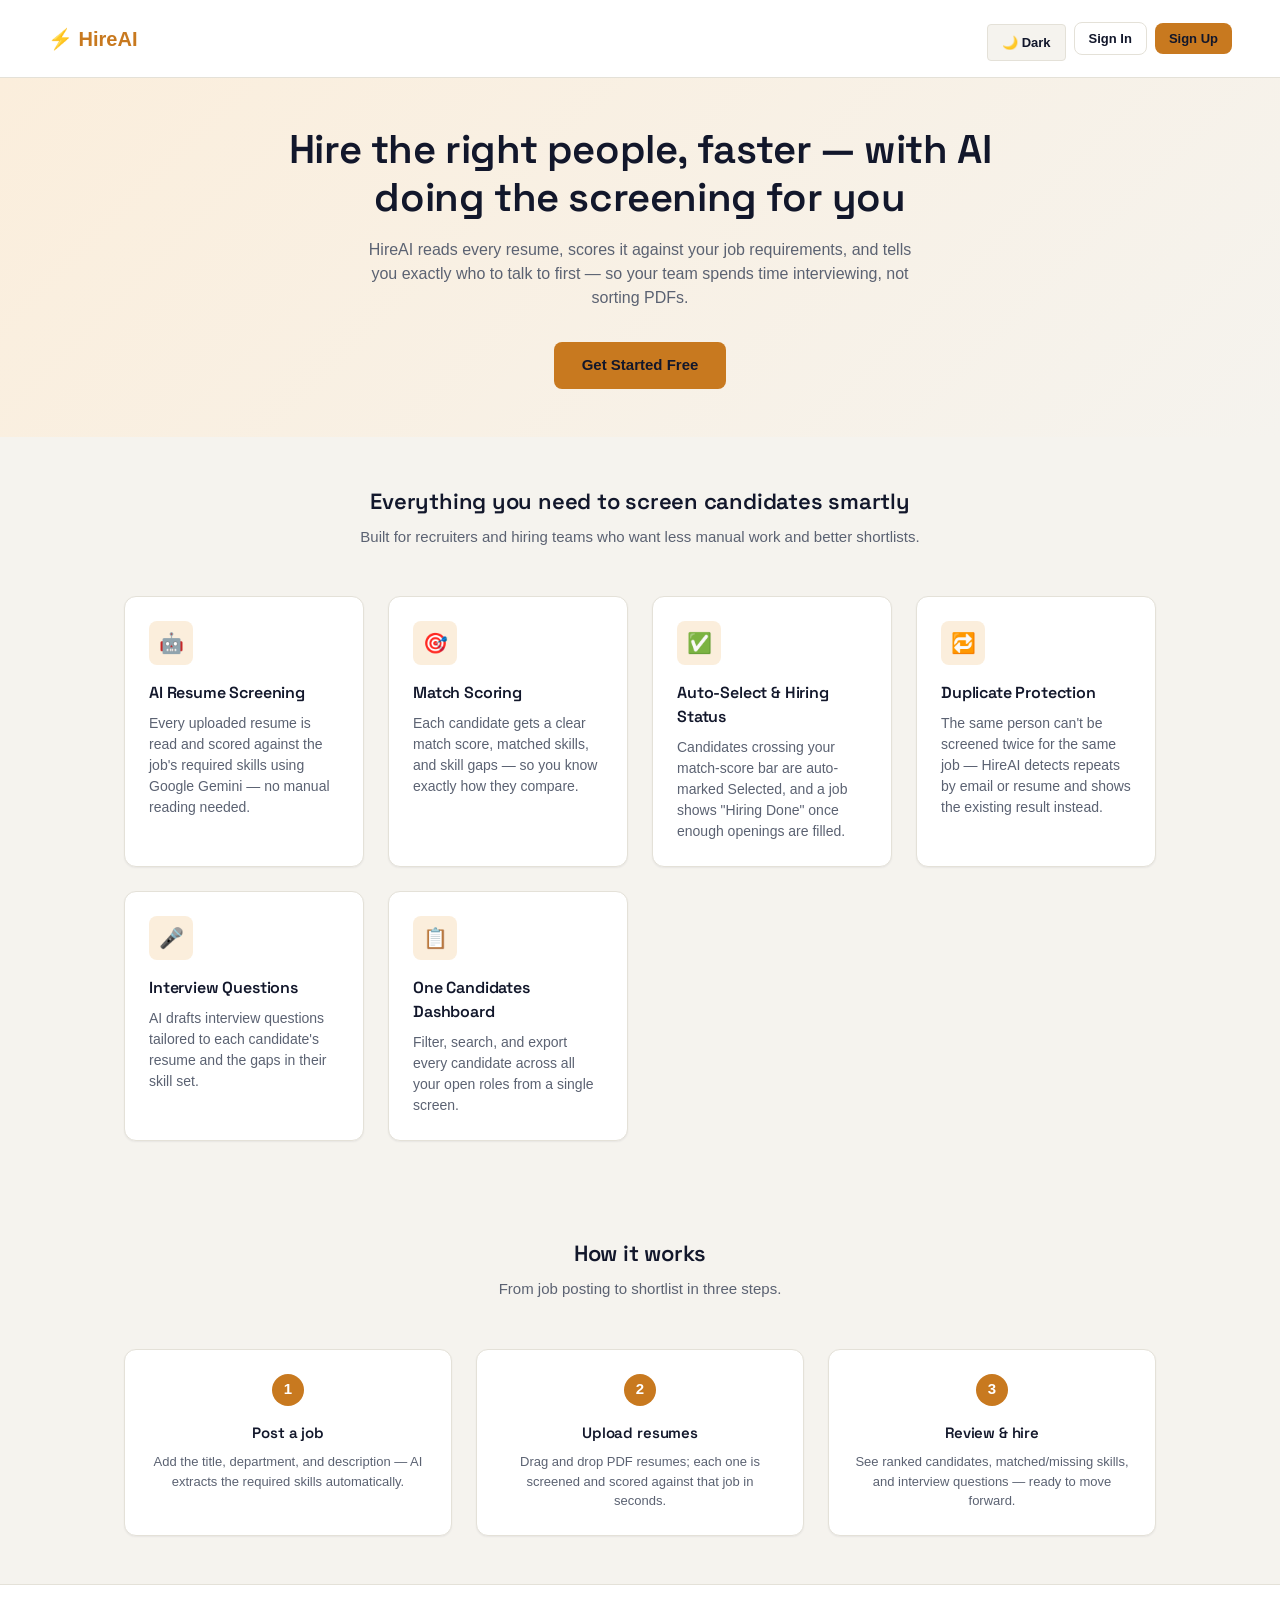
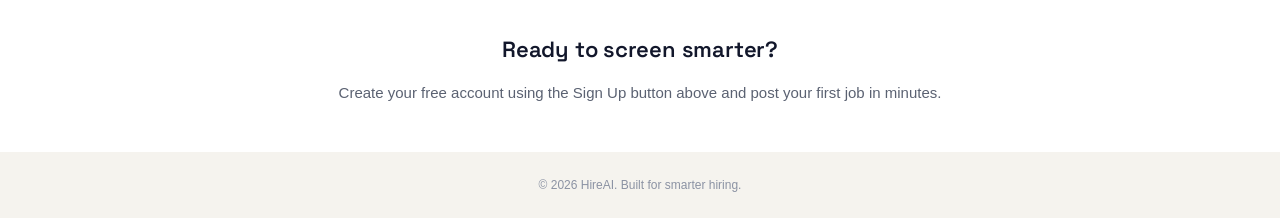
<file: Frontend/index.html>
<!DOCTYPE html>
<html lang="en">
<head>
<meta charset="UTF-8" />
<meta name="viewport" content="width=device-width, initial-scale=1.0" />
<title>HireAI — Intelligent Recruitment & Resume Screening</title>
<link rel="stylesheet" href="css/style.css" />
<style>
  body { margin: 0; }
  .landing-nav {
    display: flex;
    align-items: center;
    justify-content: space-between;
    padding: var(--space-md) var(--space-2xl);
    background: var(--color-surface);
    border-bottom: 1px solid var(--color-border);
  }
  .landing-logo {
    font-size: 20px;
    font-weight: 700;
    color: var(--color-primary);
  }
  .landing-nav-actions {
    display: flex;
    align-items: center;
    gap: var(--space-sm);
  }
  .hero {
    text-align: center;
    padding: var(--space-2xl) var(--space-lg) var(--space-2xl);
    background: linear-gradient(135deg, var(--color-primary-light), var(--color-bg));
  }
  .hero h1 {
    font-size: 40px;
    max-width: 720px;
    margin: 0 auto var(--space-md);
    line-height: 1.2;
  }
  .hero p {
    max-width: 560px;
    margin: 0 auto var(--space-xl);
    color: var(--color-text-muted);
    font-size: 16px;
  }
  .hero-actions {
    display: flex;
    gap: var(--space-md);
    justify-content: center;
    flex-wrap: wrap;
  }
  .hero-actions .btn { padding: 12px 28px; font-size: 15px; }

  .section {
    max-width: 1080px;
    margin: 0 auto;
    padding: var(--space-2xl) var(--space-lg);
  }
  .section-title {
    text-align: center;
    margin-bottom: var(--space-2xl);
  }
  .section-title h2 { margin-bottom: var(--space-sm); }
  .section-title p { color: var(--color-text-muted); }

  .feature-grid {
    display: grid;
    grid-template-columns: repeat(auto-fit, minmax(230px, 1fr));
    gap: var(--space-lg);
  }
  .feature-card { text-align: left; }
  .feature-icon {
    width: 44px;
    height: 44px;
    border-radius: var(--radius-md);
    background: var(--color-primary-light);
    color: var(--color-primary);
    display: flex;
    align-items: center;
    justify-content: center;
    font-size: 20px;
    margin-bottom: var(--space-md);
  }
  .feature-card h3 { margin-bottom: var(--space-sm); font-size: 16px; }
  .feature-card p { color: var(--color-text-muted); font-size: 14px; margin: 0; }

  .steps-grid {
    display: grid;
    grid-template-columns: repeat(auto-fit, minmax(200px, 1fr));
    gap: var(--space-lg);
  }
  .step-card { text-align: center; }
  .step-number {
    width: 32px;
    height: 32px;
    border-radius: 50%;
    background: var(--color-primary);
    color: #fff;
    display: flex;
    align-items: center;
    justify-content: center;
    font-weight: 700;
    margin: 0 auto var(--space-md);
  }
  .step-card h3 { font-size: 15px; margin-bottom: var(--space-sm); }
  .step-card p { color: var(--color-text-muted); font-size: 13px; margin: 0; }

  .cta-band {
    text-align: center;
    background: var(--color-surface);
    border-top: 1px solid var(--color-border);
    padding: var(--space-2xl) var(--space-lg);
  }
  .cta-band h2 { margin-bottom: var(--space-md); }

  .landing-footer {
    text-align: center;
    padding: var(--space-lg);
    color: var(--color-text-light);
    font-size: 12px;
  }
</style>
</head>
<body>

<nav class="landing-nav">
  <div class="landing-logo">⚡ HireAI</div>
  <div class="landing-nav-actions">
    <button id="themeToggleBtn" class="theme-toggle" onclick="toggleTheme()">🌙</button>
    <a href="login.html" class="btn btn-secondary btn-sm">Sign In</a>
    <a href="login.html?mode=register" class="btn btn-primary btn-sm">Sign Up</a>
  </div>
</nav>

<section class="hero">
  <h1>Hire the right people, faster — with AI doing the screening for you</h1>
  <p>HireAI reads every resume, scores it against your job requirements, and tells you exactly who to talk to first — so your team spends time interviewing, not sorting PDFs.</p>
  <div class="hero-actions">
    <a href="login.html?mode=register" class="btn btn-primary">Get Started Free</a>
  </div>
</section>

<section class="section">
  <div class="section-title">
    <h2>Everything you need to screen candidates smartly</h2>
    <p>Built for recruiters and hiring teams who want less manual work and better shortlists.</p>
  </div>
  <div class="feature-grid">
    <div class="card feature-card">
      <div class="feature-icon">🤖</div>
      <h3>AI Resume Screening</h3>
      <p>Every uploaded resume is read and scored against the job's required skills using Google Gemini — no manual reading needed.</p>
    </div>
    <div class="card feature-card">
      <div class="feature-icon">🎯</div>
      <h3>Match Scoring</h3>
      <p>Each candidate gets a clear match score, matched skills, and skill gaps — so you know exactly how they compare.</p>
    </div>
    <div class="card feature-card">
      <div class="feature-icon">✅</div>
      <h3>Auto-Select & Hiring Status</h3>
      <p>Candidates crossing your match-score bar are auto-marked Selected, and a job shows "Hiring Done" once enough openings are filled.</p>
    </div>
    <div class="card feature-card">
      <div class="feature-icon">🔁</div>
      <h3>Duplicate Protection</h3>
      <p>The same person can't be screened twice for the same job — HireAI detects repeats by email or resume and shows the existing result instead.</p>
    </div>
    <div class="card feature-card">
      <div class="feature-icon">🎤</div>
      <h3>Interview Questions</h3>
      <p>AI drafts interview questions tailored to each candidate's resume and the gaps in their skill set.</p>
    </div>
    <div class="card feature-card">
      <div class="feature-icon">📋</div>
      <h3>One Candidates Dashboard</h3>
      <p>Filter, search, and export every candidate across all your open roles from a single screen.</p>
    </div>
  </div>
</section>

<section class="section">
  <div class="section-title">
    <h2>How it works</h2>
    <p>From job posting to shortlist in three steps.</p>
  </div>
  <div class="steps-grid">
    <div class="card step-card">
      <div class="step-number">1</div>
      <h3>Post a job</h3>
      <p>Add the title, department, and description — AI extracts the required skills automatically.</p>
    </div>
    <div class="card step-card">
      <div class="step-number">2</div>
      <h3>Upload resumes</h3>
      <p>Drag and drop PDF resumes; each one is screened and scored against that job in seconds.</p>
    </div>
    <div class="card step-card">
      <div class="step-number">3</div>
      <h3>Review & hire</h3>
      <p>See ranked candidates, matched/missing skills, and interview questions — ready to move forward.</p>
    </div>
  </div>
</section>

<div class="cta-band">
  <h2>Ready to screen smarter?</h2>
  <p class="text-muted">Create your free account using the Sign Up button above and post your first job in minutes.</p>
</div>

<div class="landing-footer">© 2026 HireAI. Built for smarter hiring.</div>

<script src="js/theme.js"></script>
<script>
  updateThemeToggleLabel();
</script>

</body>
</html>
</file>
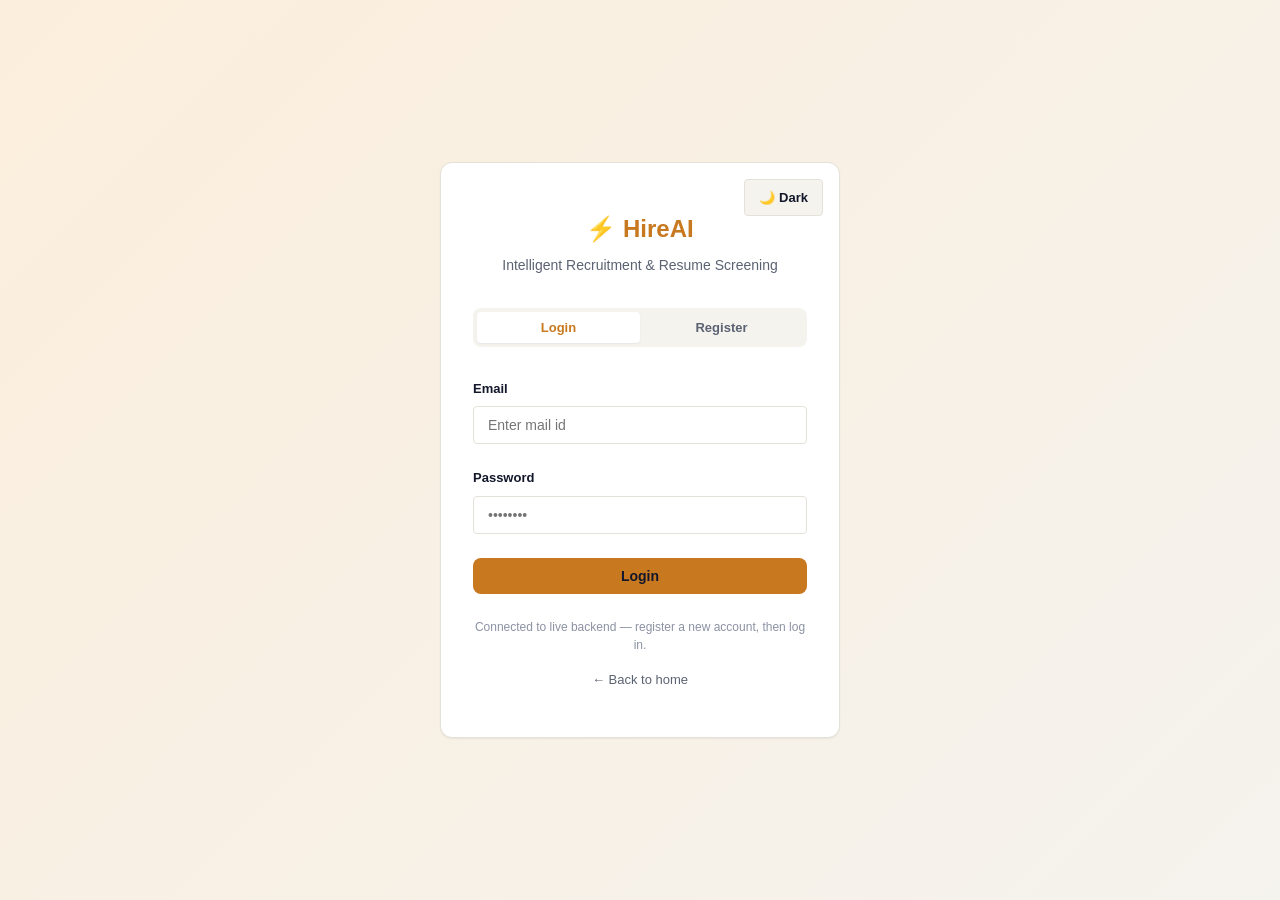
<file: Frontend/dashboard.html>
<!DOCTYPE html>
<html lang="en">
<head>
<meta charset="UTF-8" />
<meta name="viewport" content="width=device-width, initial-scale=1.0" />
<title>HireAI — Dashboard</title>
<link rel="stylesheet" href="css/style.css" />
<style>
  .stat-card {
    display: flex;
    flex-direction: column;
    gap: var(--space-sm);
  }
  .stat-value {
    font-size: 28px;
    font-weight: 700;
  }
  .stat-icon {
    width: 40px;
    height: 40px;
    border-radius: var(--radius-md);
    display: flex;
    align-items: center;
    justify-content: center;
    font-size: 18px;
    margin-bottom: var(--space-sm);
  }
  .job-row, .candidate-row {
    display: flex;
    align-items: center;
    justify-content: space-between;
    padding: var(--space-md) 0;
    border-bottom: 1px solid var(--color-border);
  }
  .job-row:last-child, .candidate-row:last-child { border-bottom: none; }
  .avatar-circle {
    width: 36px;
    height: 36px;
    border-radius: 50%;
    background: var(--color-primary-light);
    color: var(--color-primary);
    display: flex;
    align-items: center;
    justify-content: center;
    font-weight: 700;
    font-size: 13px;
    flex-shrink: 0;
  }
  .score-pill {
    font-weight: 700;
    font-size: 14px;
  }
  .section-title-row {
    display: flex;
    justify-content: space-between;
    align-items: center;
    margin-bottom: var(--space-md);
  }
  .empty-state {
    text-align: center;
    padding: var(--space-lg);
    color: var(--color-text-muted);
  }
</style>
</head>
<body>

<div class="app-shell">
  <div id="sidebarRoot"></div>

  <main class="main-content">
    <div class="page-header">
      <div>
        <h1>Welcome back, <span id="userNameHeading"></span> 👋</h1>
        <p class="text-muted mt-md">Here's what's happening with your hiring pipeline today.</p>
      </div>
      <a href="jobs.html" class="btn btn-primary">+ New Job Description</a>
    </div>

    <!-- Stat cards -->
    <div class="grid grid-4 mb-lg" id="statCards"></div>

    <div class="grid grid-2">
      <!-- Recent jobs -->
      <div class="card">
        <div class="section-title-row">
          <h3>Recent Job Postings</h3>
          <a href="jobs.html" class="text-sm" style="color:var(--color-primary);font-weight:600;">View all →</a>
        </div>
        <div id="recentJobs"></div>
      </div>

      <!-- Top candidates -->
      <div class="card">
        <div class="section-title-row">
          <h3>Top Matching Candidates</h3>
          <a href="candidates.html" class="text-sm" style="color:var(--color-primary);font-weight:600;">View all →</a>
        </div>
        <div id="topCandidates"></div>
      </div>
    </div>
  </main>
</div>

<script src="js/theme.js"></script>
<script src="js/auth.js"></script>
<script src="js/dummy-data.js"></script>
<script src="js/sidebar.js"></script>
<script>
  if (localStorage.getItem('hireai_logged_in') !== 'true') {
    window.location.href = 'login.html';
  }

  renderSidebar('dashboard');
  document.getElementById('userNameHeading').textContent =
    (localStorage.getItem('hireai_user_name') || DUMMY_USER.name).split(" ")[0];

  const API_BASE = 'http://127.0.0.1:5000';

  async function loadDashboard() {
    document.getElementById('statCards').innerHTML = `<div class="card empty-state">Loading…</div>`;
    document.getElementById('recentJobs').innerHTML = '';
    document.getElementById('topCandidates').innerHTML = '';

    try {
      const res = await fetch(`${API_BASE}/api/dashboard`);
      const data = await res.json();

      if (!res.ok) {
        document.getElementById('statCards').innerHTML =
          `<div class="card empty-state" style="grid-column: span 4;">${data.error || 'Could not load the dashboard.'}</div>`;
        return;
      }

      renderStats(data.stats);
      renderRecentJobs(data.recentJobs);
      renderTopCandidates(data.topCandidates);
    } catch (err) {
      document.getElementById('statCards').innerHTML =
        `<div class="card empty-state" style="grid-column: span 4;">Could not reach the backend. Is the Flask server running?</div>`;
    }
  }

  function renderStats(stats) {
    const statConfig = [
      { label: "Active Jobs", value: stats.totalJobs, icon: "📋", bg: "var(--color-primary-light)", color: "var(--color-primary)" },
      { label: "Candidates Screened", value: stats.totalCandidates, icon: "📄", bg: "var(--color-secondary)", color: "#fff" },
      { label: "Shortlisted / Selected", value: stats.shortlisted, icon: "✅", bg: "var(--color-success-light)", color: "var(--color-success)" },
      { label: "Avg. Match Score", value: stats.avgMatchScore + "%", icon: "🎯", bg: "var(--color-warning-light)", color: "var(--color-warning)" },
    ];

    document.getElementById('statCards').innerHTML = statConfig.map(s => `
      <div class="card stat-card">
        <div class="stat-icon" style="background:${s.bg};color:${s.color === '#fff' ? '#fff' : s.color};">${s.icon}</div>
        <div class="stat-value">${s.value}</div>
        <div class="text-muted text-sm">${s.label}</div>
      </div>
    `).join("");
  }

  function jobBadgeClass(status) {
    if (status === 'Hiring Done') return 'badge-warning';
    if (status === 'Active') return 'badge-success';
    return 'badge-danger';
  }

  function renderRecentJobs(jobs) {
    if (!jobs || jobs.length === 0) {
      document.getElementById('recentJobs').innerHTML = `<div class="empty-state">No jobs yet.</div>`;
      return;
    }
    document.getElementById('recentJobs').innerHTML = jobs.map(job => `
      <div class="job-row">
        <div>
          <div style="font-weight:600;font-size:14px;">${job.title}</div>
          <div class="text-muted text-sm">${job.department} · Posted ${job.postedOn}</div>
        </div>
        <span class="badge ${jobBadgeClass(job.status)}">${job.status}</span>
      </div>
    `).join("");
  }

  function renderTopCandidates(candidates) {
    if (!candidates || candidates.length === 0) {
      document.getElementById('topCandidates').innerHTML = `<div class="empty-state">No candidates yet.</div>`;
      return;
    }
    document.getElementById('topCandidates').innerHTML = candidates.map(c => `
      <div class="candidate-row">
        <div class="flex items-center gap-sm">
          <div class="avatar-circle">${c.name.split(" ").map(n => n[0]).join("")}</div>
          <div>
            <div style="font-weight:600;font-size:14px;">${c.name}</div>
            <div class="text-muted text-sm">${c.experience} experience</div>
          </div>
        </div>
        <div class="score-pill" style="color:${c.matchScore >= 80 ? 'var(--color-success)' : c.matchScore >= 60 ? 'var(--color-warning)' : 'var(--color-danger)'};">
          ${c.matchScore}%
        </div>
      </div>
    `).join("");
  }

  loadDashboard();
</script>

</body>
</html>
</file>
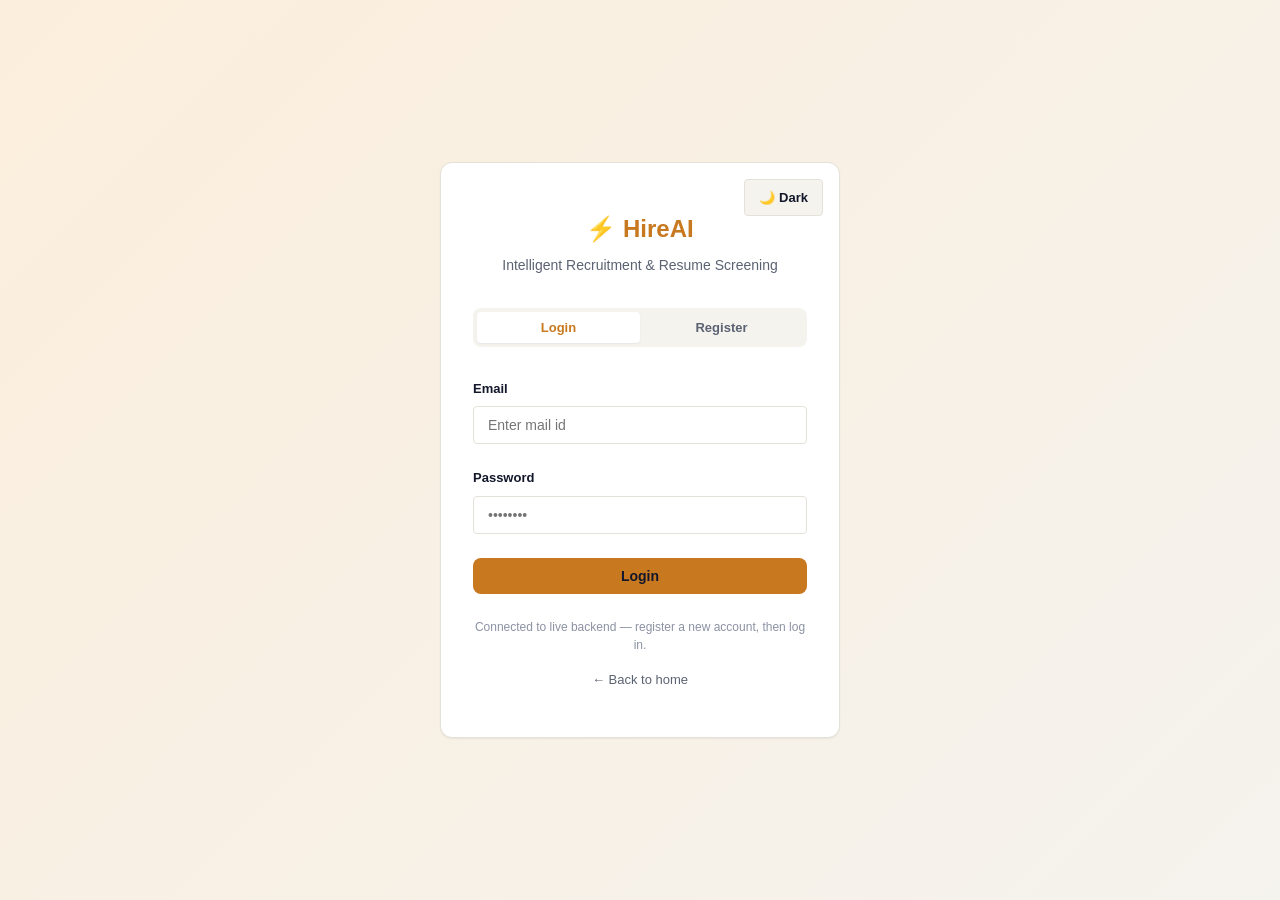
<file: Frontend/jobs.html>
<!DOCTYPE html>
<html lang="en">
<head>
<meta charset="UTF-8" />
<meta name="viewport" content="width=device-width, initial-scale=1.0" />
<title>HireAI — Job Descriptions</title>
<link rel="stylesheet" href="css/style.css" />
<style>
  .job-card {
    display: flex;
    justify-content: space-between;
    align-items: flex-start;
    margin-bottom: var(--space-md);
    gap: var(--space-md);
  }
  .job-card:last-child { margin-bottom: 0; }
  .job-actions { display: flex; flex-direction: column; gap: var(--space-sm); flex-shrink: 0; }
  .skill-tag {
    display: inline-flex;
    padding: 3px 10px;
    background: var(--color-primary-light);
    color: var(--color-primary);
    border-radius: var(--radius-full);
    font-size: 12px;
    font-weight: 600;
    margin: 2px 4px 2px 0;
  }
  .modal-overlay {
    display: none;
    position: fixed;
    inset: 0;
    background: rgba(15, 23, 42, 0.45);
    align-items: center;
    justify-content: center;
    z-index: 100;
    padding: var(--space-lg);
  }
  .modal-overlay.open { display: flex; }
  .modal-box {
    background: var(--color-surface);
    border-radius: var(--radius-lg);
    padding: var(--space-xl);
    width: 100%;
    max-width: 520px;
    max-height: 90vh;
    overflow-y: auto;
    box-shadow: var(--shadow-lg);
  }
  .modal-header {
    display: flex;
    justify-content: space-between;
    align-items: center;
    margin-bottom: var(--space-lg);
  }
  .modal-close {
    background: none;
    border: none;
    font-size: 20px;
    cursor: pointer;
    color: var(--color-text-muted);
  }
  .extracted-skills-box {
    background: var(--color-bg);
    border-radius: var(--radius-sm);
    padding: var(--space-md);
    margin-top: var(--space-sm);
    display: none;
  }
  .empty-state {
    text-align: center;
    padding: var(--space-2xl);
    color: var(--color-text-muted);
  }
</style>
</head>
<body>

<div class="app-shell">
  <div id="sidebarRoot"></div>

  <main class="main-content">
    <div class="page-header">
      <div>
        <h1>Job Descriptions</h1>
        <p class="text-muted mt-md">Manage your open roles and let AI extract required skills automatically.</p>
      </div>
      <button class="btn btn-primary" onclick="openModal()">+ New Job Description</button>
    </div>

    <div id="jobsList"></div>
  </main>
</div>

<!-- Create / Edit Job Modal -->
<div class="modal-overlay" id="jobModal">
  <div class="modal-box">
    <div class="modal-header">
      <h3 id="modalTitle">New Job Description</h3>
      <button class="modal-close" onclick="closeModal()">✕</button>
    </div>

    <form id="jobForm" onsubmit="handleSubmitJob(event)">
      <div class="form-group">
        <label class="form-label">Job Title</label>
        <input type="text" id="jobTitle" class="form-input" placeholder="e.g. Backend Developer" required />
      </div>

      <div class="form-group">
        <label class="form-label">Department</label>
        <input type="text" id="jobDept" class="form-input" placeholder="e.g. Engineering" required />
      </div>

      <div class="form-group">
        <label class="form-label">Number of Openings</label>
        <input type="number" id="jobOpenings" class="form-input" placeholder="e.g. 3" min="1" step="1" value="1" required />
        <div class="form-hint">Once this many candidates are auto-selected (match score ≥ 80%), this job is marked "Hiring Done" automatically.</div>
      </div>

      <!-- Status only matters when editing an existing job -->
      <div class="form-group" id="statusGroup" style="display:none;">
        <label class="form-label">Status</label>
        <select id="jobStatus" class="form-select">
          <option value="Active">Active</option>
          <option value="Closed">Closed</option>
          <option value="Hiring Done">Hiring Done</option>
        </select>
        <div class="form-hint">"Hiring Done" is normally set automatically once enough candidates are selected — only change this manually if you need to override it.</div>
      </div>

      <div class="form-group">
        <label class="form-label">Job Description</label>
        <textarea id="jobDesc" class="form-textarea" placeholder="Paste the full job description here. AI will extract the required skills."></textarea>
        <div class="form-hint">Tip: include required skills, tools, and experience level for better AI matching.</div>
      </div>

      <div class="form-group">
        <button type="button" id="extractBtn" class="btn btn-secondary btn-sm" onclick="extractSkills()">✨ Extract Skills with AI</button>
        <div class="extracted-skills-box" id="extractedBox">
          <div class="text-sm text-muted mb-md">Skills for this job:</div>
          <div id="extractedSkills"></div>
        </div>
      </div>

      <button type="submit" class="btn btn-primary btn-block" id="submitJobBtn">Create Job Description</button>
    </form>
  </div>
</div>

<script src="js/theme.js"></script>
<script src="js/auth.js"></script>
<script src="js/dummy-data.js"></script>
<script src="js/sidebar.js"></script>
<script>
  if (localStorage.getItem('hireai_logged_in') !== 'true') {
    window.location.href = 'login.html';
  }
  renderSidebar('jobs');

  const API_BASE = 'http://127.0.0.1:5000';
  let jobsData = [];
  let currentExtractedSkills = [];
  let editingJobId = null;   // null = creating, otherwise editing this job

  async function loadJobs() {
    document.getElementById('jobsList').innerHTML = `<div class="card empty-state">Loading jobs…</div>`;
    try {
      const res = await fetch(`${API_BASE}/api/jobs`);
      jobsData = await res.json();
      renderJobs();
    } catch (err) {
      document.getElementById('jobsList').innerHTML = `<div class="card empty-state">Could not reach the backend. Is the Flask server running?</div>`;
    }
  }

  function jobBadgeClass(status) {
    if (status === 'Hiring Done') return 'badge-warning';
    if (status === 'Active') return 'badge-success';
    return 'badge-danger';
  }

  function renderJobs() {
    if (!Array.isArray(jobsData)) {
      document.getElementById('jobsList').innerHTML = `<div class="card empty-state">${jobsData.error || 'Could not load jobs.'}</div>`;
      return;
    }
    if (jobsData.length === 0) {
      document.getElementById('jobsList').innerHTML = `<div class="card empty-state">No job descriptions yet. Click "New Job Description" to add one.</div>`;
      return;
    }
    document.getElementById('jobsList').innerHTML = jobsData.map(job => `
      <div class="card job-card">
        <div style="flex:1;">
          <div class="flex items-center gap-sm mb-md">
            <h3>${job.title}</h3>
            <span class="badge ${jobBadgeClass(job.status)}">${job.status}</span>
          </div>
          <div class="text-muted text-sm mb-md">${job.department} · Posted ${job.postedOn} · ${job.candidatesScreened} candidates screened · ${job.selectedCount || 0}/${job.openingsRequired || 1} selected</div>
          <div>
            ${job.skills.map(s => `<span class="skill-tag">${s}</span>`).join("")}
          </div>
        </div>
        <div class="job-actions">
          <a href="screening.html?jobId=${job.id}" class="btn btn-secondary btn-sm">Screen Resumes</a>
          <button class="btn btn-secondary btn-sm" onclick="openEditModal(${job.id})">✎ Edit</button>
          <button class="btn btn-danger btn-sm" onclick="deleteJob(${job.id}, '${job.title.replace(/'/g, "\\'")}')">🗑 Delete</button>
        </div>
      </div>
    `).join("");
  }

  // ---- Create mode ----
  function openModal() {
    editingJobId = null;
    currentExtractedSkills = [];
    document.getElementById('modalTitle').textContent = 'New Job Description';
    document.getElementById('submitJobBtn').textContent = 'Create Job Description';
    document.getElementById('statusGroup').style.display = 'none';
    document.getElementById('jobForm').reset();
    document.getElementById('jobOpenings').value = 1;
    document.getElementById('extractedBox').style.display = 'none';
    document.getElementById('jobModal').classList.add('open');
  }

  // ---- Edit mode: prefill the form with this job's current values ----
  function openEditModal(jobId) {
    const job = jobsData.find(j => j.id === jobId);
    if (!job) return;

    editingJobId = jobId;
    currentExtractedSkills = [...job.skills];

    document.getElementById('modalTitle').textContent = 'Edit Job Description';
    document.getElementById('submitJobBtn').textContent = 'Save Changes';
    document.getElementById('statusGroup').style.display = 'block';
    document.getElementById('jobTitle').value = job.title;
    document.getElementById('jobDept').value = job.department;
    document.getElementById('jobOpenings').value = job.openingsRequired || 1;
    document.getElementById('jobStatus').value = job.status;
    document.getElementById('jobDesc').value = '';

    document.getElementById('extractedSkills').innerHTML =
      currentExtractedSkills.map(s => `<span class="skill-tag">${s}</span>`).join("");
    document.getElementById('extractedBox').style.display = 'block';

    document.getElementById('jobModal').classList.add('open');
  }

  function closeModal() {
    document.getElementById('jobModal').classList.remove('open');
    document.getElementById('jobForm').reset();
    document.getElementById('extractedBox').style.display = 'none';
    currentExtractedSkills = [];
    editingJobId = null;
  }

  const KNOWN_SKILLS = ["React", "JavaScript", "Python", "SQL", "AWS", "Docker", "Kubernetes",
    "Node.js", "CSS", "Git", "REST APIs", "Excel", "Power BI", "Statistics", "Linux", "CI/CD"];

  async function extractSkills() {
    const text = document.getElementById('jobDesc').value;
    if (!text.trim()) {
      alert("Please paste a job description first.");
      return;
    }

    const btn = document.getElementById('extractBtn');
    btn.disabled = true;
    btn.textContent = '✨ Extracting…';

    try {
      const res = await fetch(`${API_BASE}/api/extract-skills`, {
        method: 'POST',
        headers: { 'Content-Type': 'application/json' },
        body: JSON.stringify({ description: text })
      });
      const data = await res.json();
      if (!res.ok) throw new Error(data.error || 'Extraction failed');
      currentExtractedSkills = data.skills;
    } catch (err) {
      // AI unavailable: fall back to simple keyword matching
      currentExtractedSkills = KNOWN_SKILLS.filter(skill =>
        text.toLowerCase().includes(skill.toLowerCase())
      );
      if (currentExtractedSkills.length === 0) {
        currentExtractedSkills = ["Communication", "Problem Solving"];
      }
    } finally {
      btn.disabled = false;
      btn.textContent = '✨ Extract Skills with AI';
    }

    document.getElementById('extractedSkills').innerHTML =
      currentExtractedSkills.map(s => `<span class="skill-tag">${s}</span>`).join("");
    document.getElementById('extractedBox').style.display = 'block';
  }

  // ---- One handler for both create (POST) and edit (PUT) ----
  async function handleSubmitJob(e) {
    e.preventDefault();
    const title = document.getElementById('jobTitle').value.trim();
    const dept = document.getElementById('jobDept').value.trim();
    const skills = currentExtractedSkills.length ? currentExtractedSkills : ["General"];
    let openingsRequired = parseInt(document.getElementById('jobOpenings').value, 10);
    if (!openingsRequired || openingsRequired < 1) openingsRequired = 1;

    const btn = document.getElementById('submitJobBtn');
    btn.disabled = true;
    btn.textContent = editingJobId ? 'Saving…' : 'Creating…';

    try {
      let res;
      if (editingJobId) {
        const status = document.getElementById('jobStatus').value;
        res = await fetch(`${API_BASE}/api/jobs/${editingJobId}`, {
          method: 'PUT',
          headers: { 'Content-Type': 'application/json' },
          body: JSON.stringify({ title, department: dept, status, skills, openingsRequired })
        });
      } else {
        res = await fetch(`${API_BASE}/api/jobs`, {
          method: 'POST',
          headers: { 'Content-Type': 'application/json' },
          body: JSON.stringify({ title, department: dept, skills, openingsRequired })
        });
      }

      if (!res.ok) {
        const data = await res.json();
        alert(data.error || "Something went wrong.");
        return;
      }
      closeModal();
      await loadJobs();
    } catch (err) {
      alert("Could not reach the backend. Is the Flask server running?");
    } finally {
      btn.disabled = false;
      btn.textContent = editingJobId ? 'Save Changes' : 'Create Job Description';
    }
  }

  // ---- Delete, with a confirmation step since candidates go too ----
  async function deleteJob(jobId, jobTitle) {
    const ok = confirm(`Delete "${jobTitle}"?\n\nThis also removes all candidates screened for this job. This cannot be undone.`);
    if (!ok) return;

    try {
      const res = await fetch(`${API_BASE}/api/jobs/${jobId}`, { method: 'DELETE' });
      if (!res.ok) {
        const data = await res.json();
        alert(data.error || "Could not delete this job.");
        return;
      }
      await loadJobs();
    } catch (err) {
      alert("Could not reach the backend. Is the Flask server running?");
    }
  }

  loadJobs();
</script>

</body>
</html>
</file>
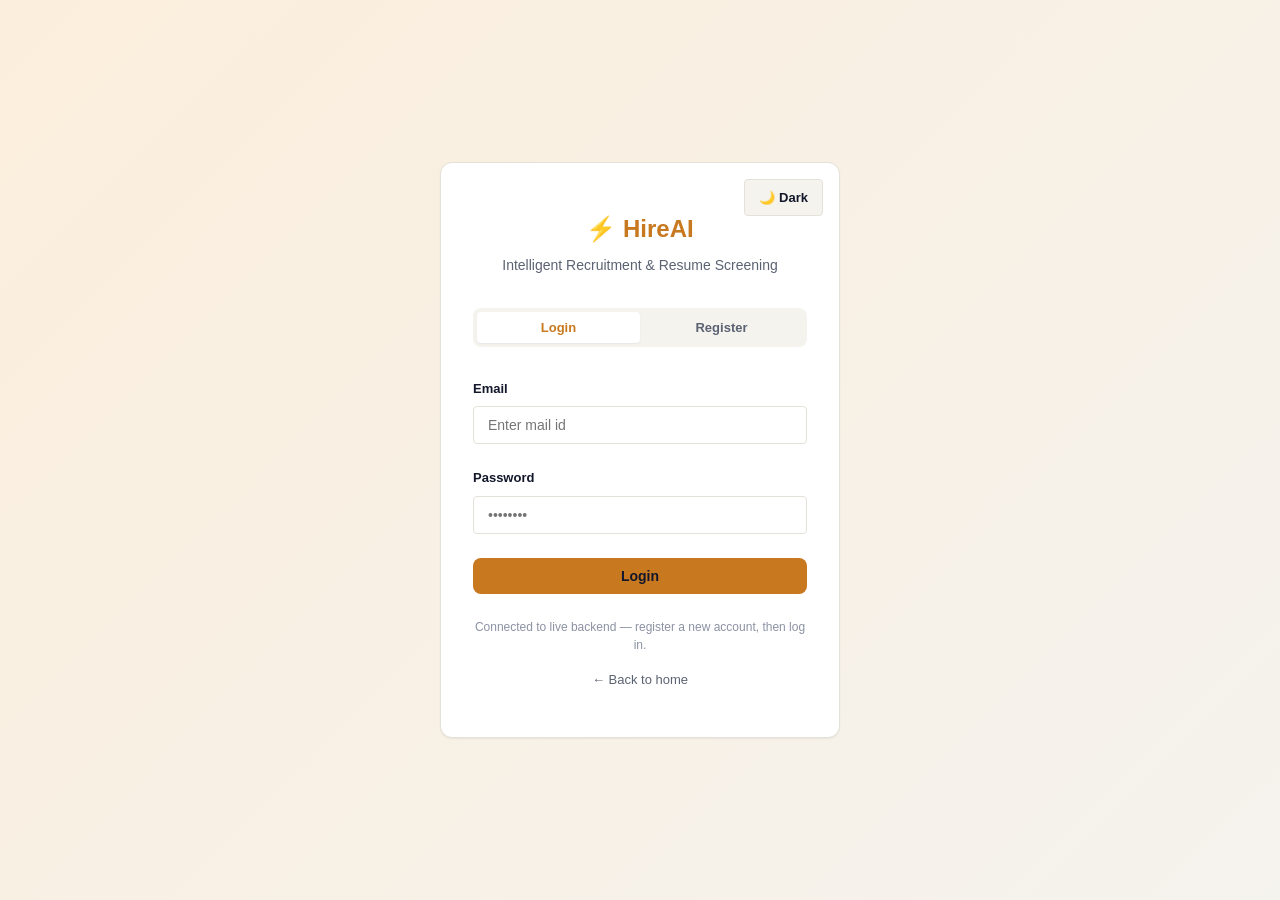
<file: Frontend/login.html>
<!DOCTYPE html>
<html lang="en">
<head>
<meta charset="UTF-8" />
<meta name="viewport" content="width=device-width, initial-scale=1.0" />
<title>HireAI — Login</title>
<link rel="stylesheet" href="css/style.css" />
<style>
  .auth-page {
    min-height: 100vh;
    display: flex;
    align-items: center;
    justify-content: center;
    background: linear-gradient(135deg, var(--color-primary-light), var(--color-bg));
    padding: var(--space-lg);
  }
  .auth-card {
    width: 100%;
    max-width: 400px;
    padding: var(--space-2xl) var(--space-xl);
  }
  .auth-logo {
    text-align: center;
    font-size: 24px;
    font-weight: 700;
    color: var(--color-primary);
    margin-bottom: var(--space-sm);
  }
  .auth-subtitle {
    text-align: center;
    color: var(--color-text-muted);
    font-size: 14px;
    margin-bottom: var(--space-xl);
  }
  .auth-toggle {
    display: flex;
    background: var(--color-bg);
    border-radius: var(--radius-md);
    padding: 4px;
    margin-bottom: var(--space-xl);
  }
  .auth-toggle button {
    flex: 1;
    padding: 8px;
    border: none;
    background: transparent;
    border-radius: var(--radius-sm);
    font-weight: 600;
    font-size: 13px;
    color: var(--color-text-muted);
    cursor: pointer;
  }
  .auth-toggle button.active {
    background: var(--color-surface);
    color: var(--color-primary);
    box-shadow: var(--shadow-sm);
  }
  .auth-error {
    display: none;
    background: var(--color-danger-light);
    color: var(--color-danger);
    padding: 10px 14px;
    border-radius: var(--radius-sm);
    font-size: 13px;
    margin-bottom: var(--space-md);
  }
  .auth-success {
    display: none;
    background: var(--color-success-light);
    color: var(--color-success);
    padding: 10px 14px;
    border-radius: var(--radius-sm);
    font-size: 13px;
    margin-bottom: var(--space-md);
  }
  .auth-footer-note {
    text-align: center;
    font-size: 12px;
    color: var(--color-text-light);
    margin-top: var(--space-lg);
  }
  .auth-back-link {
    display: block;
    text-align: center;
    font-size: 13px;
    color: var(--color-text-muted);
    margin-top: var(--space-md);
  }
</style>
</head>
<body>

<div class="auth-page">
  <div class="card auth-card" style="position:relative;">
    <button id="themeToggleBtn" class="theme-toggle" style="position:absolute; top:16px; right:16px; width:auto; margin-top:0;" onclick="toggleTheme()">🌙</button>
    <div class="auth-logo">⚡ HireAI</div>
    <div class="auth-subtitle">Intelligent Recruitment & Resume Screening</div>

    <div class="auth-toggle">
      <button id="tabLogin" class="active" onclick="setMode('login')">Login</button>
      <button id="tabRegister" onclick="setMode('register')">Register</button>
    </div>

    <div id="authError" class="auth-error"></div>
    <div id="authSuccess" class="auth-success"></div>

    <form id="authForm" onsubmit="handleSubmit(event)">
      <!-- Decoy fields to trick browser autofill into filling these instead of the real fields -->
<input type="text" name="fakeusernameremembered" style="display:none" tabindex="-1" autocomplete="off" />
<input type="password" name="fakepasswordremembered" style="display:none" tabindex="-1" autocomplete="off" />
      <div class="form-group" id="nameGroup" style="display:none;">
        <label class="form-label">Full Name</label>
        <input type="text" id="name" class="form-input" placeholder="Priya Sharma" />
      </div>

      <div class="form-group">
        <label class="form-label">Email</label>
        <input type="email" id="email" class="form-input" placeholder="Enter mail id" required />
      </div>

      <div class="form-group">
        <label class="form-label">Password</label>
        <input type="password" id="password" class="form-input" placeholder="••••••••" required />
      </div>

      <button type="submit" class="btn btn-primary btn-block" id="submitBtn">Login</button>
    </form>

    <div class="auth-footer-note">
      Connected to live backend — register a new account, then log in.
    </div>
    <a href="index.html" class="auth-back-link">← Back to home</a>
  </div>
</div>

<script src="js/theme.js"></script>
<script>
  let mode = 'login';
  updateThemeToggleLabel();

  const API_BASE = 'http://127.0.0.1:5000';

  // If the landing page sent us here via "Sign Up" (login.html?mode=register), open the Register tab
  const urlParams = new URLSearchParams(window.location.search);
  if (urlParams.get('mode') === 'register') {
    setMode('register');
  }

  function setMode(newMode) {
    mode = newMode;
    document.getElementById('tabLogin').classList.toggle('active', mode === 'login');
    document.getElementById('tabRegister').classList.toggle('active', mode === 'register');
    document.getElementById('nameGroup').style.display = mode === 'register' ? 'block' : 'none';
    document.getElementById('submitBtn').textContent = mode === 'register' ? 'Create Account' : 'Login';
    document.getElementById('authError').style.display = 'none';
    document.getElementById('authSuccess').style.display = 'none';
    document.getElementById('authForm').reset();
  }
  async function handleSubmit(e) {
    e.preventDefault();
    const name = document.getElementById('name').value.trim();
    const email = document.getElementById('email').value.trim();
    const password = document.getElementById('password').value.trim();
    const errorBox = document.getElementById('authError');
    const successBox = document.getElementById('authSuccess');
    errorBox.style.display = 'none';
    successBox.style.display = 'none';

    if (!email || !password) {
      errorBox.textContent = "Please fill in all required fields.";
      errorBox.style.display = 'block';
      return;
    }

    const submitBtn = document.getElementById('submitBtn');
    submitBtn.disabled = true;
    submitBtn.textContent = mode === 'register' ? 'Creating account…' : 'Logging in…';

    try {
      if (mode === 'register') {
        const res = await fetch(`${API_BASE}/api/register`, {
          method: 'POST',
          headers: { 'Content-Type': 'application/json' },
          body: JSON.stringify({ name, email, password })
        });
        const data = await res.json();

        if (!res.ok) {
          errorBox.textContent = data.error || "Registration failed.";
          errorBox.style.display = 'block';
        } else {
          successBox.textContent = "Account created! Switching to login…";
          successBox.style.display = 'block';
          setTimeout(() => setMode('login'), 1200);
        }
      } else {
        const res = await fetch(`${API_BASE}/api/login`, {
          method: 'POST',
          headers: { 'Content-Type': 'application/json' },
          body: JSON.stringify({ email, password })
        });
        const data = await res.json();

        if (!res.ok) {
          errorBox.textContent = data.error || "Login failed.";
          errorBox.style.display = 'block';
        } else if (!data.token) {
          errorBox.textContent = "Server did not send a login token. Restart Flask with the updated app.py.";
          errorBox.style.display = 'block';
        } else {
          localStorage.setItem('hireai_logged_in', 'true');
          localStorage.setItem('hireai_token', data.token);
          localStorage.setItem('hireai_user_email', data.user.email);
          localStorage.setItem('hireai_user_name', data.user.name || '');
          window.location.href = 'dashboard.html';
        }
      }
    } catch (err) {
      errorBox.textContent = "Could not reach the backend. Is the Flask server running?";
      errorBox.style.display = 'block';
    } finally {
      submitBtn.disabled = false;
      submitBtn.textContent = mode === 'register' ? 'Create Account' : 'Login';
    }
  }
</script>

</body>
</html>
</file>
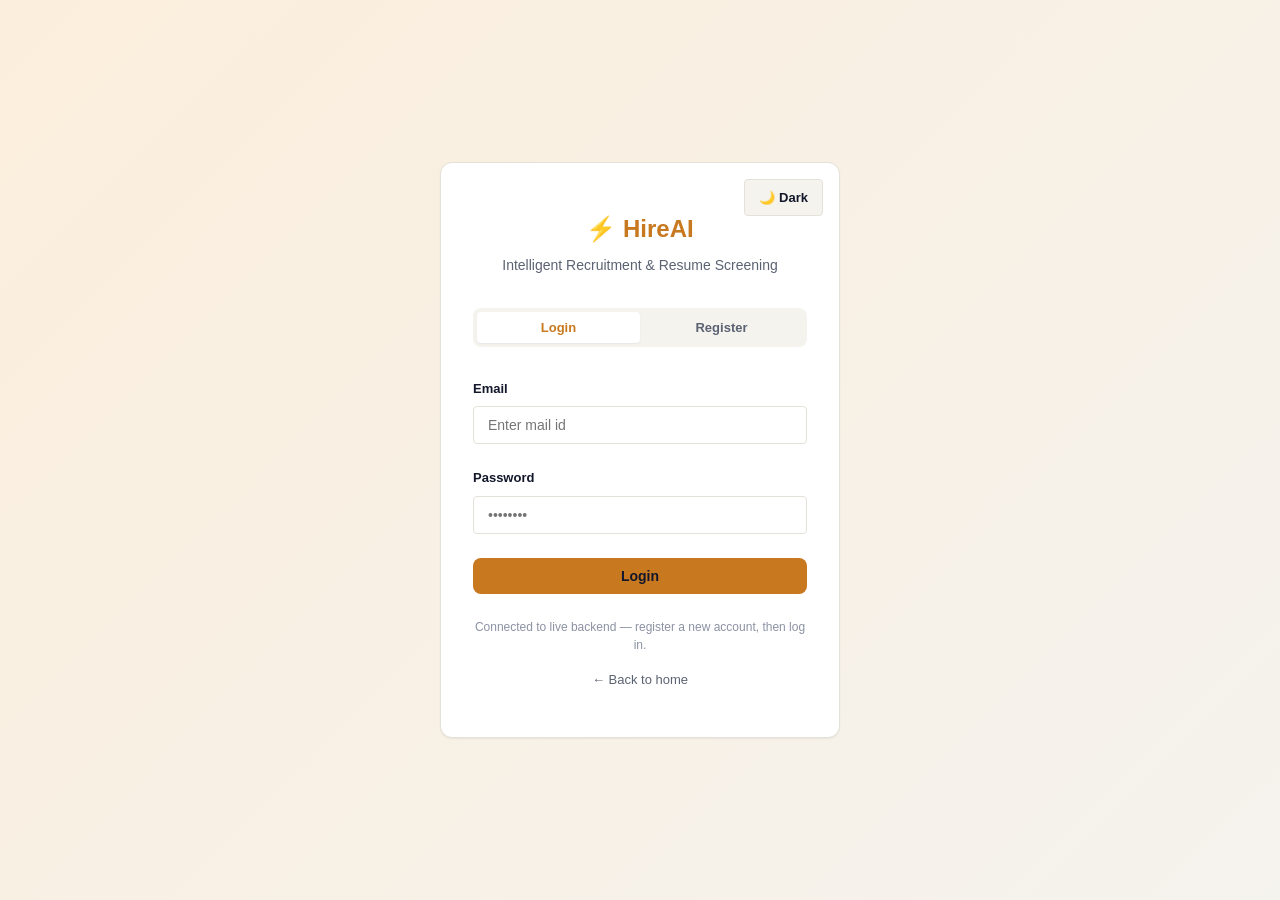
<file: Frontend/screening.html>
<!DOCTYPE html>
<html lang="en">
<head>
<meta charset="UTF-8" />
<meta name="viewport" content="width=device-width, initial-scale=1.0" />
<title>HireAI — Resume Screening</title>
<link rel="stylesheet" href="css/style.css" />
<style>
  .upload-zone {
    border: 2px dashed var(--color-border);
    border-radius: var(--radius-lg);
    padding: var(--space-2xl);
    text-align: center;
    cursor: pointer;
    transition: border-color 0.15s ease, background 0.15s ease;
  }
  .upload-zone:hover, .upload-zone.dragover {
    border-color: var(--color-primary);
    background: var(--color-primary-light);
  }
  .upload-icon { font-size: 36px; margin-bottom: var(--space-md); }
  .file-item {
    display: flex;
    align-items: center;
    justify-content: space-between;
    padding: var(--space-sm) var(--space-md);
    background: var(--color-bg);
    border-radius: var(--radius-sm);
    margin-top: var(--space-sm);
    font-size: 13px;
  }
  .file-remove {
    background: none;
    border: none;
    color: var(--color-danger);
    cursor: pointer;
    font-size: 14px;
  }
  .progress-bar-track {
    width: 100%;
    height: 8px;
    background: var(--color-bg);
    border-radius: var(--radius-full);
    overflow: hidden;
    margin: var(--space-md) 0;
  }
  .progress-bar-fill {
    height: 100%;
    background: var(--color-primary);
    width: 0%;
    transition: width 0.3s ease;
  }
  .progress-step {
    font-size: 13px;
    color: var(--color-text-muted);
    margin-bottom: 2px;
  }
  .result-row {
    display: flex;
    align-items: center;
    justify-content: space-between;
    padding: var(--space-md);
    border: 1px solid var(--color-border);
    border-radius: var(--radius-md);
    margin-bottom: var(--space-sm);
  }
  .result-row.duplicate-row {
    opacity: 0.8;
    background: var(--color-bg);
    border-style: dashed;
  }
  .avatar-circle {
    width: 40px;
    height: 40px;
    border-radius: 50%;
    background: var(--color-primary-light);
    color: var(--color-primary);
    display: flex;
    align-items: center;
    justify-content: center;
    font-weight: 700;
    font-size: 14px;
    flex-shrink: 0;
  }
  .score-badge {
    font-weight: 700;
    font-size: 15px;
    min-width: 50px;
    text-align: right;
  }
  .badge-selected { background: var(--color-primary-light); color: var(--color-primary); }
  .duplicate-notice {
    background: var(--color-primary-light);
    color: var(--color-primary);
    border-radius: var(--radius-md);
    padding: var(--space-sm) var(--space-md);
    font-size: 13px;
    font-weight: 600;
    margin-bottom: var(--space-md);
  }
  .hidden { display: none; }
  .empty-state {
    text-align: center;
    padding: var(--space-lg);
    color: var(--color-text-muted);
  }
</style>
</head>
<body>

<div class="app-shell">
  <div id="sidebarRoot"></div>

  <main class="main-content">
    <div class="page-header">
      <div>
        <h1>Resume Screening</h1>
        <p class="text-muted mt-md">Screening for: <strong id="jobTitleLabel">—</strong></p>
      </div>
      <a href="jobs.html" class="btn btn-secondary">← Back to Jobs</a>
    </div>

    <!-- Upload section -->
    <div class="card mb-lg" id="uploadSection">
      <h3 class="mb-md">Upload Resumes</h3>
      <div class="upload-zone" id="uploadZone" onclick="document.getElementById('fileInput').click()">
        <div class="upload-icon">📄</div>
        <div style="font-weight:600;">Click to upload or drag & drop resumes (PDF only)</div>
        <div class="text-muted text-sm mt-md">Each resume is read and scored by Google Gemini against this job's requirements</div>
      </div>
      <input type="file" id="fileInput" multiple accept=".pdf" class="hidden" onchange="handleFiles(this.files)" />
      <div id="fileList"></div>

      <button class="btn btn-primary mt-lg" id="startScreeningBtn" onclick="startScreening()" disabled>
        Start AI Screening
      </button>
    </div>

    <!-- Progress section -->
    <div class="card mb-lg hidden" id="progressSection">
      <h3 class="mb-md">Processing Resumes…</h3>
      <div class="progress-step" id="progressStep">Sending resume to Gemini…</div>
      <div class="progress-bar-track">
        <div class="progress-bar-fill" id="progressFill"></div>
      </div>
      <div class="text-muted text-sm" id="progressPercent">0%</div>
    </div>

    <!-- Results section -->
    <div class="card hidden" id="resultsSection">
      <div class="flex justify-between items-center mb-lg">
        <h3>Screening Results</h3>
        <a id="viewCandidatesLink" href="candidates.html" class="text-sm" style="color:var(--color-primary);font-weight:600;">View full candidate list →</a>
      </div>
      <div id="duplicateNotice"></div>
      <div id="resultsList"></div>
    </div>
  </main>
</div>

<script src="js/theme.js"></script>
<script src="js/auth.js"></script>
<script src="js/dummy-data.js"></script>
<script src="js/sidebar.js"></script>
<script>
  if (localStorage.getItem('hireai_logged_in') !== 'true') {
    window.location.href = 'login.html';
  }
  renderSidebar('screening');

  const API_BASE = 'http://127.0.0.1:5000';
  const params = new URLSearchParams(window.location.search);
  const jobId = params.get('jobId');

  async function loadJobTitle() {
    if (!jobId) {
      document.getElementById('jobTitleLabel').textContent = "No job selected — go via Jobs page";
      document.getElementById('startScreeningBtn').disabled = true;
      return;
    }
    try {
      const res = await fetch(`${API_BASE}/api/jobs`);
      const jobs = await res.json();
      const job = Array.isArray(jobs) ? jobs.find(j => String(j.id) === String(jobId)) : null;
      document.getElementById('jobTitleLabel').textContent = job ? job.title : "Unknown job";
    } catch (err) {
      document.getElementById('jobTitleLabel').textContent = "—";
    }
  }
  loadJobTitle();

  let uploadedFiles = [];

  function handleFiles(fileList) {
    uploadedFiles = [...uploadedFiles, ...Array.from(fileList).filter(f => f.type === 'application/pdf')];
    renderFileList();
  }

  function renderFileList() {
    const list = document.getElementById('fileList');
    list.innerHTML = uploadedFiles.map((f, i) => `
      <div class="file-item">
        <span>📎 ${f.name}</span>
        <button class="file-remove" onclick="removeFile(${i})">Remove</button>
      </div>
    `).join("");
    document.getElementById('startScreeningBtn').disabled = uploadedFiles.length === 0 || !jobId;
  }

  function removeFile(index) {
    uploadedFiles.splice(index, 1);
    renderFileList();
  }

  const zone = document.getElementById('uploadZone');
  zone.addEventListener('dragover', e => { e.preventDefault(); zone.classList.add('dragover'); });
  zone.addEventListener('dragleave', () => zone.classList.remove('dragover'));
  zone.addEventListener('drop', e => {
    e.preventDefault();
    zone.classList.remove('dragover');
    handleFiles(e.dataTransfer.files);
  });

  // "2026-09-26 09:01:00" -> "26 Sep 2026, 9:01 AM"
  function formatDateTime(value) {
    if (!value) return 'N/A';
    const d = new Date(String(value).replace(' ', 'T'));
    if (isNaN(d.getTime())) return value;
    return d.toLocaleString('en-IN', { day: '2-digit', month: 'short', year: 'numeric', hour: 'numeric', minute: '2-digit' });
  }

  function statusBadgeClass(status) {
    if (status === 'Selected') return 'badge-selected';
    if (status === 'Shortlisted') return 'badge-success';
    if (status === 'Rejected') return 'badge-danger';
    return 'badge-warning';
  }

  // ---- Real screening: send each PDF to the backend, Gemini scores it ----
  async function startScreening() {
    document.getElementById('uploadSection').classList.add('hidden');
    document.getElementById('progressSection').classList.remove('hidden');

    const results = [];
    const total = uploadedFiles.length;

    for (let i = 0; i < total; i++) {
      const file = uploadedFiles[i];
      document.getElementById('progressStep').textContent = `Gemini is reading "${file.name}"… (${i + 1}/${total})`;
      const pct = Math.round(((i + 1) / total) * 100);
      document.getElementById('progressFill').style.width = pct + '%';
      document.getElementById('progressPercent').textContent = pct + '%';

      const formData = new FormData();
      formData.append('jobId', jobId);
      formData.append('resume', file);

      try {
        const res = await fetch(`${API_BASE}/api/screen-resume`, { method: 'POST', body: formData });
        const data = await res.json();
        if (res.ok) {
          results.push(data);
        } else {
          results.push({ name: file.name, error: data.error || 'Screening failed' });
        }
      } catch (err) {
        results.push({ name: file.name, error: 'Could not reach the backend' });
      }
    }

    showResults(results);
  }

  function showResults(results) {
    document.getElementById('progressSection').classList.add('hidden');
    document.getElementById('resultsSection').classList.remove('hidden');
    document.getElementById('viewCandidatesLink').href = `candidates.html`;

    const duplicateCount = results.filter(c => c.duplicate).length;
    document.getElementById('duplicateNotice').innerHTML = duplicateCount > 0
      ? `<div class="duplicate-notice">⚠ ${duplicateCount} of ${results.length} resume(s) were already screened for this job and ${duplicateCount === 1 ? 'was' : 'were'} skipped — showing the existing result instead.</div>`
      : '';

    document.getElementById('resultsList').innerHTML = results.map(c => {
      if (c.error) {
        return `<div class="result-row"><div>${c.name}</div><div class="text-muted text-sm">${c.error}</div></div>`;
      }

      const matched = c.skillsMatched || [];
      const missing = c.skillsMissing || [];

      if (c.duplicate) {
        return `
          <div class="result-row duplicate-row">
            <div class="flex items-center gap-md">
              <div class="avatar-circle">${(c.name || '?').split(" ").map(n => n[0]).join("")}</div>
              <div>
                <div style="font-weight:600;">${c.name}</div>
                <div class="text-muted text-sm">⚠ Already screened for this job on ${formatDateTime(c.screenedAt)}</div>
              </div>
            </div>
            <div class="flex items-center gap-lg">
              <span class="badge ${statusBadgeClass(c.status)}">${c.status}</span>
              <span class="score-badge" style="color:${c.matchScore >= 80 ? 'var(--color-success)' : c.matchScore >= 60 ? 'var(--color-warning)' : 'var(--color-danger)'};">${c.matchScore}%</span>
              <a href="candidates.html" class="btn btn-secondary btn-sm">View</a>
            </div>
          </div>
        `;
      }

      return `
        <div class="result-row">
          <div class="flex items-center gap-md">
            <div class="avatar-circle">${(c.name || '?').split(" ").map(n => n[0]).join("")}</div>
            <div>
              <div style="font-weight:600;">${c.name}</div>
              <div class="text-muted text-sm">${c.experience || 'N/A'} · ${matched.length}/${matched.length + missing.length} skills matched · Screened ${formatDateTime(c.screenedAt)}</div>
            </div>
          </div>
          <div class="flex items-center gap-lg">
            <span class="badge ${statusBadgeClass(c.status)}">${c.status}</span>
            <span class="score-badge" style="color:${c.matchScore >= 80 ? 'var(--color-success)' : c.matchScore >= 60 ? 'var(--color-warning)' : 'var(--color-danger)'};">${c.matchScore}%</span>
            <a href="candidates.html" class="btn btn-secondary btn-sm">View</a>
          </div>
        </div>
      `;
    }).join("");
  }
</script>

</body>
</html>
</file>
<file: Frontend/css/style.css>
/* ============================================
   HireAI — "Command Center" Design System
   ============================================ */

@import url('https://fonts.googleapis.com/css2?family=Space+Grotesk:wght@500;600;700&family=JetBrains+Mono:wght@500;600&display=swap');

:root {
  /* Colors — amber accent on deep ink, precision/data-console identity */
  --color-primary: #C8791F;
  --color-primary-dark: #A6620F;
  --color-primary-light: #FBEEDC;
  --color-secondary: #2B6CB0;

  --color-success: #15803D;
  --color-success-light: #DCFCE7;
  --color-warning: #B45309;
  --color-warning-light: #FEF3C7;
  --color-danger: #B91C1C;
  --color-danger-light: #FEE2E2;

  --color-text: #12172B;
  --color-text-muted: #5B6272;
  --color-text-light: #8B92A3;

  --color-bg: #F5F3EE;
  --color-surface: #ffffff;
  --color-border: #E4E1D8;

  --space-xs: 4px;
  --space-sm: 8px;
  --space-md: 16px;
  --space-lg: 24px;
  --space-xl: 32px;
  --space-2xl: 48px;

  --radius-sm: 4px;
  --radius-md: 8px;
  --radius-lg: 12px;
  --radius-full: 999px;

  --shadow-sm: 0 1px 2px rgba(18, 23, 43, 0.06);
  --shadow-md: 0 4px 12px rgba(18, 23, 43, 0.08);
  --shadow-lg: 0 12px 32px rgba(18, 23, 43, 0.14);

  --font-family: 'Segoe UI', -apple-system, BlinkMacSystemFont, Roboto, Helvetica, Arial, sans-serif;
  --font-display: 'Space Grotesk', var(--font-family);
  --font-mono: 'JetBrains Mono', 'Courier New', monospace;
}

/* ---------- Dark theme overrides ("Command Center" native mode) ---------- */
[data-theme="dark"] {
  --color-primary: #E8A33D;
  --color-primary-dark: #F0B65E;
  --color-primary-light: #2E2312;

  --color-success: #4ADE80;
  --color-success-light: #14321F;
  --color-warning: #FBBF24;
  --color-warning-light: #362707;
  --color-danger: #F87171;
  --color-danger-light: #3A1414;

  --color-text: #F4F1EA;
  --color-text-muted: #9AA1B4;
  --color-text-light: #6C7387;

  --color-bg: #0E1420;
  --color-surface: #161D2E;
  --color-border: #262E42;

  --shadow-sm: 0 1px 2px rgba(0, 0, 0, 0.4);
  --shadow-md: 0 4px 12px rgba(0, 0, 0, 0.45);
  --shadow-lg: 0 12px 32px rgba(0, 0, 0, 0.55);
}

* {
  margin: 0;
  padding: 0;
  box-sizing: border-box;
}

body {
  font-family: var(--font-family);
  background: var(--color-bg);
  color: var(--color-text);
  line-height: 1.5;
  font-size: 15px;
  transition: background-color 0.2s ease, color 0.2s ease;
}

a { color: inherit; text-decoration: none; }
img { max-width: 100%; display: block; }

.container { max-width: 1200px; margin: 0 auto; padding: 0 var(--space-lg); }
.app-shell { display: flex; min-height: 100vh; }

/* ---------- Typography — Space Grotesk carries the headline identity ---------- */
h1, h2, h3, h4 {
  font-family: var(--font-display);
  font-weight: 600;
  color: var(--color-text);
  letter-spacing: -0.01em;
}
h1 { font-size: 28px; }
h2 { font-size: 22px; }
h3 { font-size: 18px; }

.text-muted { color: var(--color-text-muted); }
.text-sm { font-size: 13px; }

/* ---------- Buttons ---------- */
.btn {
  display: inline-flex;
  align-items: center;
  justify-content: center;
  gap: var(--space-sm);
  padding: 10px 20px;
  border-radius: var(--radius-md);
  border: none;
  font-size: 14px;
  font-weight: 600;
  cursor: pointer;
  transition: all 0.15s ease;
  white-space: nowrap;
}
.btn-primary { background: var(--color-primary); color: #12172B; }
.btn-primary:hover { background: var(--color-primary-dark); }
.btn-secondary { background: var(--color-surface); color: var(--color-text); border: 1px solid var(--color-border); }
.btn-secondary:hover { background: var(--color-bg); }
.btn-danger { background: var(--color-danger-light); color: var(--color-danger); }
.btn-block { width: 100%; }
.btn-sm { padding: 6px 14px; font-size: 13px; }

/* ---------- Forms ---------- */
.form-group { margin-bottom: var(--space-lg); }
.form-label {
  display: block; font-size: 13px; font-weight: 600;
  margin-bottom: var(--space-sm); color: var(--color-text);
}
.form-input, .form-select, .form-textarea {
  width: 100%; padding: 10px 14px;
  border: 1px solid var(--color-border);
  border-radius: var(--radius-sm);
  font-size: 14px; font-family: inherit;
  background: var(--color-surface);
  color: var(--color-text);
  transition: border-color 0.15s ease;
}
.form-input:focus, .form-select:focus, .form-textarea:focus {
  outline: none;
  border-color: var(--color-primary);
  box-shadow: 0 0 0 3px var(--color-primary-light);
}
.form-textarea { resize: vertical; min-height: 100px; }
.form-hint { font-size: 12px; color: var(--color-text-muted); margin-top: var(--space-xs); }

/* ---------- Card ---------- */
.card {
  background: var(--color-surface);
  border: 1px solid var(--color-border);
  border-radius: var(--radius-lg);
  padding: var(--space-lg);
  box-shadow: var(--shadow-sm);
}

/* ---------- Badge ---------- */
.badge {
  display: inline-flex; align-items: center;
  padding: 3px 10px; border-radius: var(--radius-full);
  font-size: 12px; font-weight: 600;
}
.badge-success { background: var(--color-success-light); color: var(--color-success); }
.badge-warning { background: var(--color-warning-light); color: var(--color-warning); }
.badge-danger  { background: var(--color-danger-light); color: var(--color-danger); }
.badge-primary { background: var(--color-primary-light); color: var(--color-primary); }

/* ---------- Match scores read as data — monospace, tabular ---------- */
.score-badge, .score-pill {
  font-family: var(--font-mono);
  font-variant-numeric: tabular-nums;
  font-weight: 600;
}
.stat-value {
  font-family: var(--font-mono);
  font-variant-numeric: tabular-nums;
}

/* ---------- Sidebar ---------- */
.sidebar {
  width: 240px;
  background: var(--color-surface);
  border-right: 1px solid var(--color-border);
  display: flex; flex-direction: column;
  padding: var(--space-lg) 0;
  flex-shrink: 0;
}
.sidebar-logo {
  display: flex; align-items: center; gap: var(--space-sm);
  padding: 0 var(--space-lg) var(--space-lg);
  font-family: var(--font-display);
  font-size: 20px; font-weight: 700; color: var(--color-primary);
}
.sidebar-nav { flex: 1; display: flex; flex-direction: column; gap: 2px; padding: 0 var(--space-md); }
.sidebar-link {
  display: flex; align-items: center; gap: var(--space-sm);
  padding: 10px 14px; border-radius: var(--radius-sm);
  color: var(--color-text-muted); font-weight: 500; font-size: 14px;
}
.sidebar-link:hover { background: var(--color-bg); color: var(--color-text); }
.sidebar-link.active { background: var(--color-primary-light); color: var(--color-primary); }
.sidebar-footer {
  padding: var(--space-md) var(--space-lg) 0;
  border-top: 1px solid var(--color-border);
  margin-top: var(--space-md); padding-top: var(--space-md);
}

/* ---------- Theme toggle switch ---------- */
.theme-toggle {
  display: flex; align-items: center; gap: var(--space-sm);
  padding: 10px 14px; border-radius: var(--radius-sm);
  background: var(--color-bg); border: 1px solid var(--color-border);
  cursor: pointer; font-size: 13px; font-weight: 600;
  color: var(--color-text); width: 100%; margin-top: var(--space-sm);
}
.theme-toggle:hover { border-color: var(--color-primary); }

/* ---------- Main content ---------- */
.main-content { flex: 1; padding: var(--space-xl); overflow-y: auto; overflow-x: hidden; min-width: 0; }
.page-header { display: flex; justify-content: space-between; align-items: flex-start; margin-bottom: var(--space-xl); }

/* ---------- Utility ---------- */
.flex { display: flex; }
.flex-col { flex-direction: column; }
.items-center { align-items: center; }
.justify-between { justify-content: space-between; }
.gap-sm { gap: var(--space-sm); }
.gap-md { gap: var(--space-md); }
.gap-lg { gap: var(--space-lg); }
.mt-md { margin-top: var(--space-md); }
.mt-lg { margin-top: var(--space-lg); }
.mb-md { margin-bottom: var(--space-md); }
.mb-lg { margin-bottom: var(--space-lg); }

.grid { display: grid; gap: var(--space-lg); }
.grid-2 { grid-template-columns: repeat(2, 1fr); }
.grid-3 { grid-template-columns: repeat(3, 1fr); }
.grid-4 { grid-template-columns: repeat(4, 1fr); }

@media (max-width: 900px) {
  .grid-2, .grid-3, .grid-4 { grid-template-columns: 1fr 1fr; }
  .sidebar { width: 72px; }
  .sidebar-link span.label { display: none; }
  .sidebar-footer .label { display: none; }
  .theme-toggle { display: flex; justify-content: center; }
  .sidebar-logo span.label { display: none; }
}

@media (max-width: 600px) {
  .grid-2, .grid-3, .grid-4 { grid-template-columns: 1fr; }
  .main-content { padding: var(--space-md); }
  .page-header { flex-direction: column; align-items: stretch; gap: var(--space-md); }
  .page-header h1 { font-size: 20px; }
  .app-shell { min-width: 0; }
}
</file>
